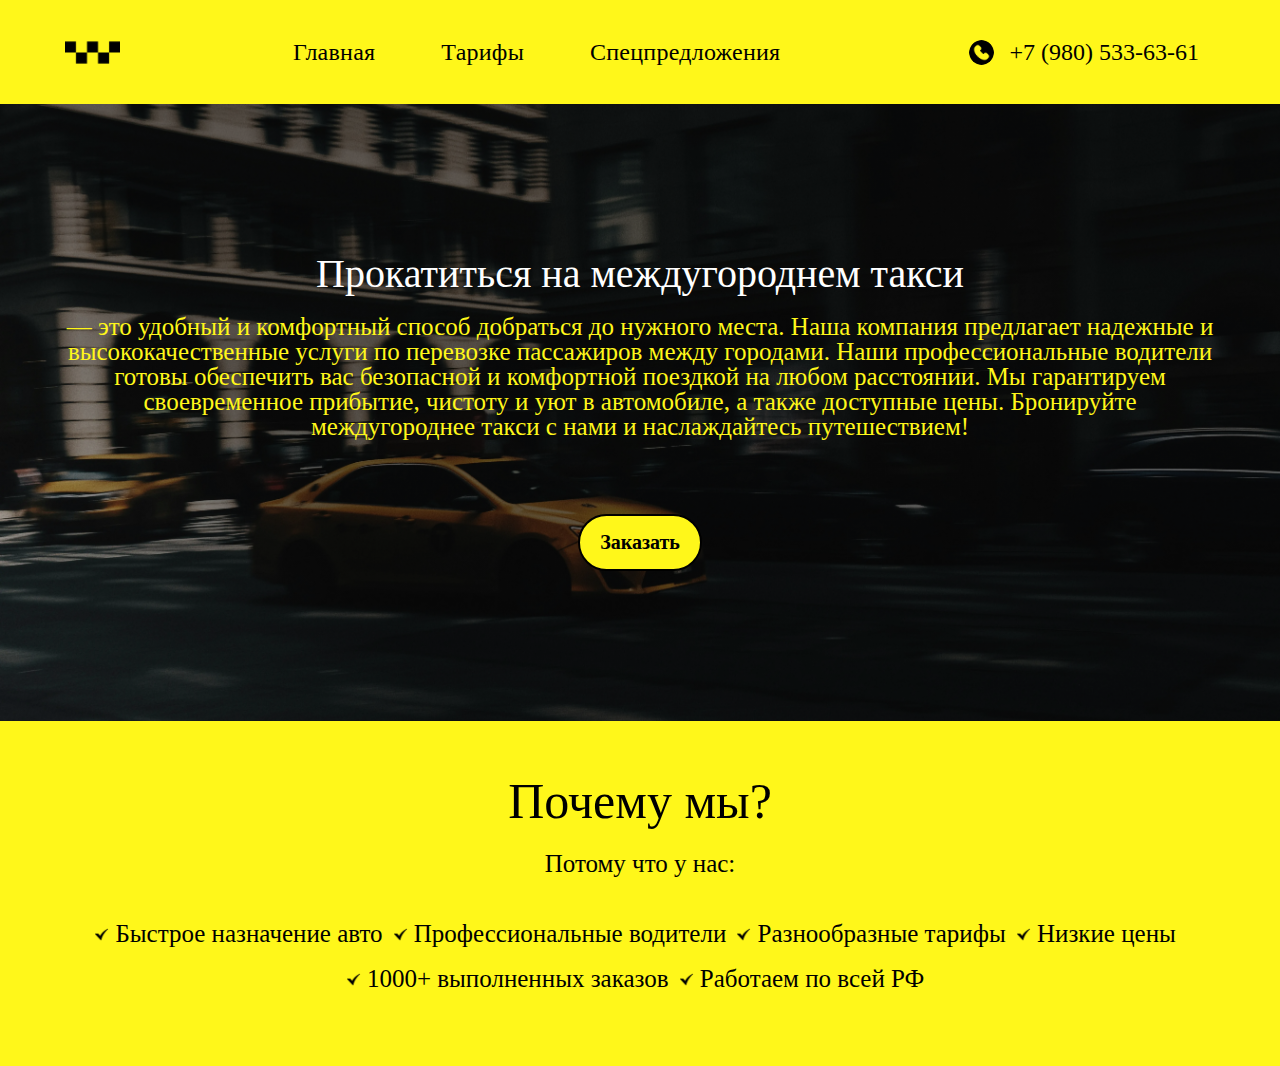
<file: index.html>
<!DOCTYPE html>
<html lang="ru">

<head>
	<title>Главная</title>
	<meta charset="UTF-8">
	<meta name="format-detection" content="telephone=no">
	<!-- <style>body{opacity: 0;}</style> -->
	<link rel="stylesheet" href="css/style.min.css?_v=20240415214426">
	<link rel="shortcut icon" href="favicon.ico">
	<!-- <meta name="robots" content="noindex, nofollow"> -->
	<meta name="viewport" content="width=device-width, initial-scale=1.0">
</head>

<body>
	<div class="wrapper">
		<header class="header">
			<div class="header__container _container">
				<a href="#"><picture><source srcset="img/taxi-logo.webp" type="image/webp"><img class="header__logo" src="img/taxi-logo.png" img></picture></a>
				<div class="header__menu menu">
					<button type="button" class="menu__icon icon-menu"><span></span></button>
					<nav class="menu__body">
						<ul class="menu__list">
							<li class="menu__item"><a href="" class="menu__link">Главная</a></li>
							<li class="menu__item"><a href="" class="menu__link">Тарифы</a></li>
							<li class="menu__item"><a href="" class="menu__link">Спецпредложения</a></li>
						</ul>
					</nav>
				</div>
				<div class="header__phone">
					<a class="phone__link" href="tel:+79805336361">+7 (980) 533-63-61</a>
				</div>
			</div>
		</header>
		<main class="page">
			<section class="section__order" id="section-order">
				<div class="section__contaner __container">
					<h1 class="order__title">
						Прокатиться на междугороднем такси
					</h1>
					<p class="order__descriprtion">
						— это удобный и комфортный способ добраться до нужного места. Наша компания предлагает надежные и высококачественные услуги по перевозке пассажиров между городами. Наши профессиональные водители готовы обеспечить вас безопасной и комфортной поездкой на любом расстоянии. Мы гарантируем своевременное прибытие, чистоту и уют в автомобиле, а также доступные цены. Бронируйте междугороднее такси с нами и наслаждайтесь путешествием!
					</p>
					<button class="order__btn">Заказать</button>
				</div>
			</section>
			<section class="section__about">
				<div class="section__contaner __container">
					<div class="about">

						<h2 class="about__title">
							Почему мы?
						</h2>
						<p class="about__description">
							Потому что у нас:
						</p>
						<ul class="about__list">
							<li class="about__item">
								Быстрое назначение авто
							</li>
							<li class="about__item">
								Профессиональные водители
							</li>
							<li class="about__item">
								Разнообразные тарифы
							</li>
							<li class="about__item">
								Низкие цены
							</li>
							<li class="about__item">
								1000+ выполненных заказов
							</li>
							<li class="about__item">
								Работаем по всей РФ
							</li>
						</ul>
					</div>
				</div>

			</section>
		</main>
		<footer class="footer">
			<div class="footer__container">
			</div>
		</footer>
	</div>
	<script src="js/app.min.js?_v=20240415214426"></script>
</body>

</html>
</file>
<file: css/style.min.css>
@charset "UTF-8";*{padding:0;margin:0;border:0}*,:after,:before{-webkit-box-sizing:border-box;box-sizing:border-box}body,html{height:100%;min-width:320px}body{color:#000;line-height:1;font-family:"";font-size:.875rem;-ms-text-size-adjust:100%;-moz-text-size-adjust:100%;-webkit-text-size-adjust:100%;-webkit-font-smoothing:antialiased;-moz-osx-font-smoothing:grayscale}button,input,textarea{font-family:"";font-size:inherit}button{cursor:pointer;color:inherit;background-color:inherit}a{color:inherit}a:link,a:visited{text-decoration:none}a:hover{text-decoration:none}ul li{list-style:none}img{vertical-align:top}h1,h2,h3,h4,h5,h6{font-weight:inherit;font-size:inherit}.lock body{overflow:hidden;-ms-touch-action:none;touch-action:none}.wrapper{min-height:100%;display:-webkit-box;display:-ms-flexbox;display:flex;-webkit-box-orient:vertical;-webkit-box-direction:normal;-ms-flex-direction:column;flex-direction:column;overflow:hidden}.wrapper>main{-webkit-box-flex:1;-ms-flex:1 1 auto;flex:1 1 auto}.wrapper>*{min-width:0}[class*=__container]{margin:0 auto;max-width:71.875rem;-webkit-box-sizing:content-box;box-sizing:content-box}[class*=-ibg]{position:relative}[class*=-ibg] img{position:absolute;width:100%;height:100%;top:0;left:0;-o-object-fit:cover;object-fit:cover}[class*=-ibg_contain] img{-o-object-fit:contain;object-fit:contain}.header{background-color:#fff71a;font-size:24px;-webkit-box-shadow:0 5px 5px #000;box-shadow:0 5px 5px #000}.header__container{display:-webkit-box;display:-ms-flexbox;display:flex;-webkit-box-pack:justify;-ms-flex-pack:justify;justify-content:space-between;-webkit-box-align:center;-ms-flex-align:center;align-items:center}.header__logo{width:40px;height:40px}.header__menu{-webkit-box-align:center;-ms-flex-align:center;align-items:center;display:-webkit-box;display:-ms-flexbox;display:flex}.header__phone{display:-webkit-box;display:-ms-flexbox;display:flex;-webkit-transition:all ease-in-out .3s;transition:all ease-in-out .3s;-webkit-box-align:center;-ms-flex-align:center;align-items:center;padding:0 16px}.header__phone a{display:block;padding:40px 0}.menu__list li:last-child{margin:0}.menu__item{font-weight:500;letter-spacing:.01em;color:#000;-webkit-transition:all .3s ease-in;transition:all .3s ease-in}.menu__link{display:block;padding:40px 33px}.sticky-bar{padding:34px 0;left:0;margin:auto;position:fixed;top:0;width:100%;-webkit-box-shadow:0 10px 15px rgba(25,25,25,.1);box-shadow:0 10px 15px rgba(25,25,25,.1);z-index:9999;-webkit-animation:.3s ease-in-out 0s normal none 1 running fadeInDown;animation:.3s ease-in-out 0s normal none 1 running fadeInDown;-webkit-box-shadow:0 10px 15px rgba(25,25,25,.1);background:#fff}.icon-menu{display:none}.icon-menu{display:none}.no-webp .section__order{background:linear-gradient(57.79deg,rgba(0,0,0,.15),rgba(0,0,0,.59) 27.19% 81.02%),url(../img/order-background.jpg) no-repeat top/cover}.section__order{display:-webkit-box;display:-ms-flexbox;display:flex;padding:50px 0;height:100%;text-align:center;-webkit-box-align:center;-ms-flex-align:center;align-items:center}.order__title{font-size:30px;color:#fff}.order__descriprtion{margin:20px 0 0;color:#fff71a;display:-webkit-box;display:-ms-flexbox;display:flex;font-size:20px}.order__btn{margin:75px 0 0 0;padding:15px 20px;background-color:#fff71a;font-size:20px;border-radius:50px;border:2px solid #000;font-weight:700;-webkit-transition:all .3s ease-out;transition:all .3s ease-out}.section__about{background-color:#fff71a;padding:55px 0}.about{text-align:center}.about__title{font-size:50px}.about__description{margin:25px 0;font-size:25px}.about__list{display:-webkit-box;display:-ms-flexbox;display:flex;-ms-flex-wrap:wrap;flex-wrap:wrap;text-align:start;margin:20px 0}.about__item{margin:20px 10px 0 0;-webkit-box-align:center;-ms-flex-align:center;align-items:center;font-size:25px}.no-webp .about__item::before{background:url(../img/check-mark.png) no-repeat left/cover}.about__item::before{content:"";display:inline-block;width:15px;height:15px;left:0}@media (min-width:47.99875em){.header__logo{width:55px;height:55px}.menu__list{display:-webkit-box;display:-ms-flexbox;display:flex}.section__order{padding:150px 0}.order__title{font-size:40px}.order__descriprtion{font-size:25px}.about__list{-webkit-box-pack:center;-ms-flex-pack:center;justify-content:center}}@media (min-width:61.99875em){.header__phone:hover{background-color:#000;color:#fff71a}.header__phone:hover::before{content:"";background-color:#fff71a}.no-webp .header__phone::before{background:url(../img/phone.png) no-repeat left/cover}.header__phone::before{content:"";margin:0 15px 0 0;width:25px;height:25px;border-radius:50px}.menu__item:hover{background-color:#000;color:#fff71a}.order__btn:hover{background-color:#000;color:#fff71a;border:2px solid #fff71a}}@media (max-width:73.75em){[class*=__container]{max-width:60.625rem}}@media (max-width:61.99875em){[class*=__container]{max-width:46.875rem}.header{font-size:18px}}@media (max-width:47.99875em){[class*=__container]{max-width:none;padding:0 .9375rem}.header__container a{-webkit-box-ordinal-group:2;-ms-flex-order:1;order:1}.header__menu{padding:10px 0}.menu__body{-webkit-transform:translate(0,-100%);-ms-transform:translate(0,-100%);transform:translate(0,-100%);-webkit-transition:all .4s ease-in;transition:all .4s ease-in;position:fixed;display:-webkit-box;display:-ms-flexbox;display:flex;-webkit-box-align:center;-ms-flex-align:center;align-items:center;-webkit-box-pack:center;-ms-flex-pack:center;justify-content:center;width:100%;height:100%;top:0;left:0;overflow:auto;padding:60px 10px 30px 10px;background:rgba(0,0,0,.7)}.menu-open .menu__body{-webkit-transform:translate(0,0);-ms-transform:translate(0,0);transform:translate(0,0)}.menu__item{font-size:20px;color:#fff71a;text-align:center;border:1px solid #fff71a;margin:10px 0}.icon-menu{display:block;position:relative;width:1.875rem;height:1.125rem;cursor:pointer;z-index:5}.icon-menu span,.icon-menu::after,.icon-menu::before{content:"";-webkit-transition:all .3s ease 0s;transition:all .3s ease 0s;right:0;position:absolute;width:100%;height:.125rem;background-color:#000}.icon-menu::before{top:0}.icon-menu::after{bottom:0}.icon-menu span{top:calc(50% - .0625rem)}.menu-open .icon-menu span{width:0}.menu-open .icon-menu::before{top:calc(50% - .0625rem);-webkit-transform:rotate(-45deg);-ms-transform:rotate(-45deg);transform:rotate(-45deg);background-color:#fff71a}.menu-open .icon-menu::after{bottom:calc(50% - .0625rem);-webkit-transform:rotate(45deg);-ms-transform:rotate(45deg);transform:rotate(45deg);background-color:#fff71a}.icon-menu{display:block;position:relative;width:1.875rem;height:1.125rem;cursor:pointer;z-index:5}.icon-menu span,.icon-menu::after,.icon-menu::before{content:"";-webkit-transition:all .3s ease 0s;transition:all .3s ease 0s;right:0;position:absolute;width:100%;height:.125rem;background-color:#000}.icon-menu::before{top:0}.icon-menu::after{bottom:0}.icon-menu span{top:calc(50% - .0625rem)}.menu-open .icon-menu span{width:0}.menu-open .icon-menu::before{top:calc(50% - .0625rem);-webkit-transform:rotate(-45deg);-ms-transform:rotate(-45deg);transform:rotate(-45deg)}.menu-open .icon-menu::after{bottom:calc(50% - .0625rem);-webkit-transform:rotate(45deg);-ms-transform:rotate(45deg);transform:rotate(45deg)}}.webp .section__order{background:linear-gradient(57.79deg,rgba(0,0,0,.15),rgba(0,0,0,.59) 27.19% 81.02%),url(../img/order-background.webp) no-repeat top/cover}.webp .about__item::before{background:url(../img/check-mark.webp) no-repeat left/cover}@media (min-width:61.99875em){.webp .header__phone::before{background:url(../img/phone.webp) no-repeat left/cover}}
</file>
